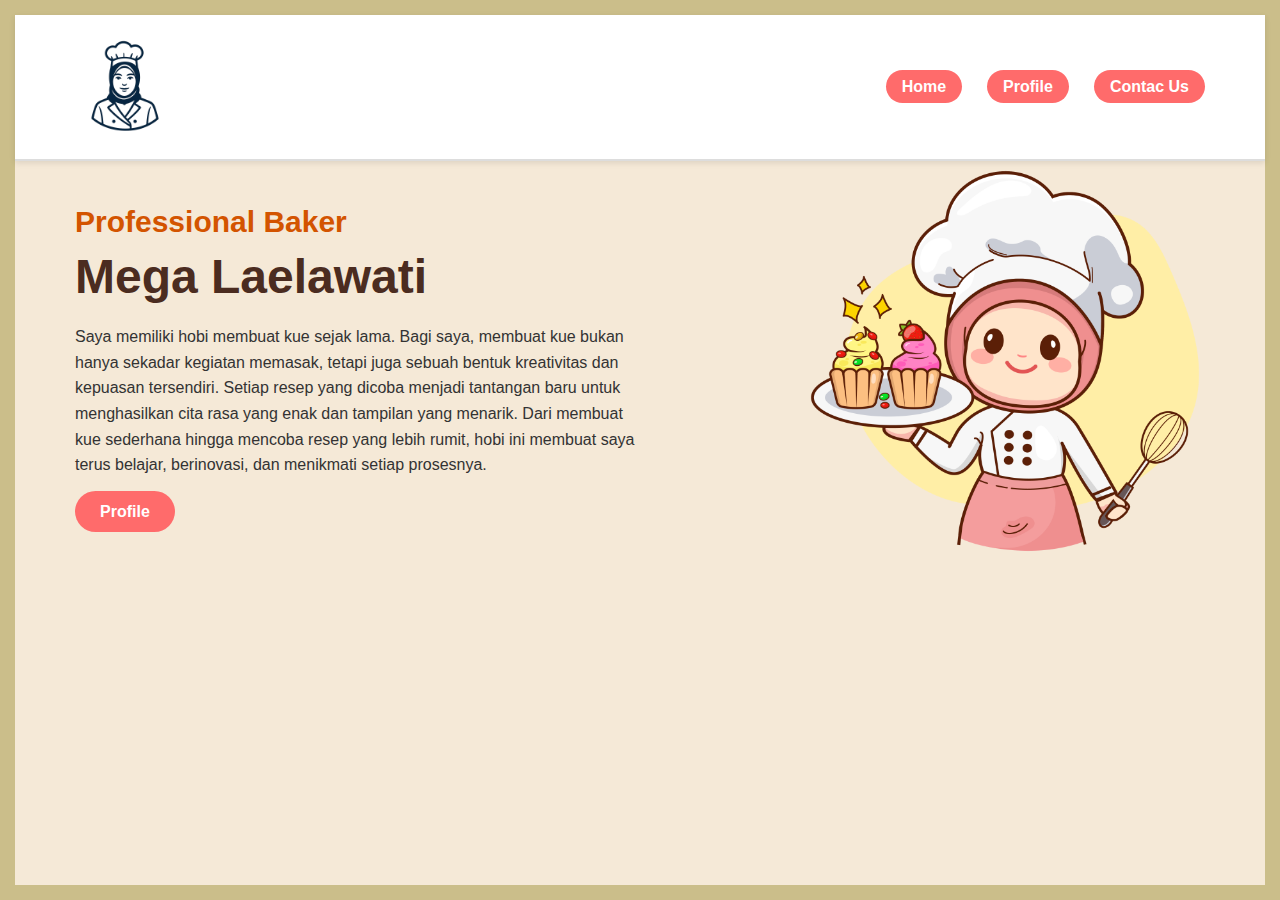
<file: index.html>
<!DOCTYPE html>
<html lang="en">

<head>
    <meta charset="UTF-8">
    <meta name="viewport" content="width=device-width, initial-scale=1.0">
    <title>Professional Chef</title>
    <link rel="stylesheet" href="style.css">
</head>

<body>
    <!-- Navbar -->
    <header>
        <div class="logo">
            <img src="Foto/logo.png" alt="logo">
        </div>
        <nav>
            <ul>
                <li><a class="button" href="index.html">Home</a></li>
                <li><a class="button" href="profile.html">Profile</a></li>
                <li><a class="button" href="contact.html">Contac Us</a></li>
            </ul>
        </nav>
    </header>

    <section class="hero">
        <div class="hero-text">
            <p class="subtitle">Professional Baker</p>
            <h1>Mega Laelawati</h1>
            <p class="desc">
                Saya memiliki hobi membuat kue sejak lama. Bagi saya, membuat kue bukan hanya sekadar kegiatan memasak,
                tetapi juga sebuah bentuk kreativitas dan kepuasan tersendiri. Setiap resep yang dicoba menjadi
                tantangan baru untuk menghasilkan cita rasa yang enak dan tampilan yang menarik. Dari membuat kue
                sederhana hingga mencoba resep yang lebih rumit, hobi ini membuat saya terus belajar, berinovasi, dan
                menikmati setiap prosesnya.
            </p>
            <a href="#" class="btn">Profile
            </a>
        </div>
        <div class="hero-image">
            <img src="Foto/karakter.png" alt="Chef Image">
        </div>
    </section>
</body>

</html>
</file>
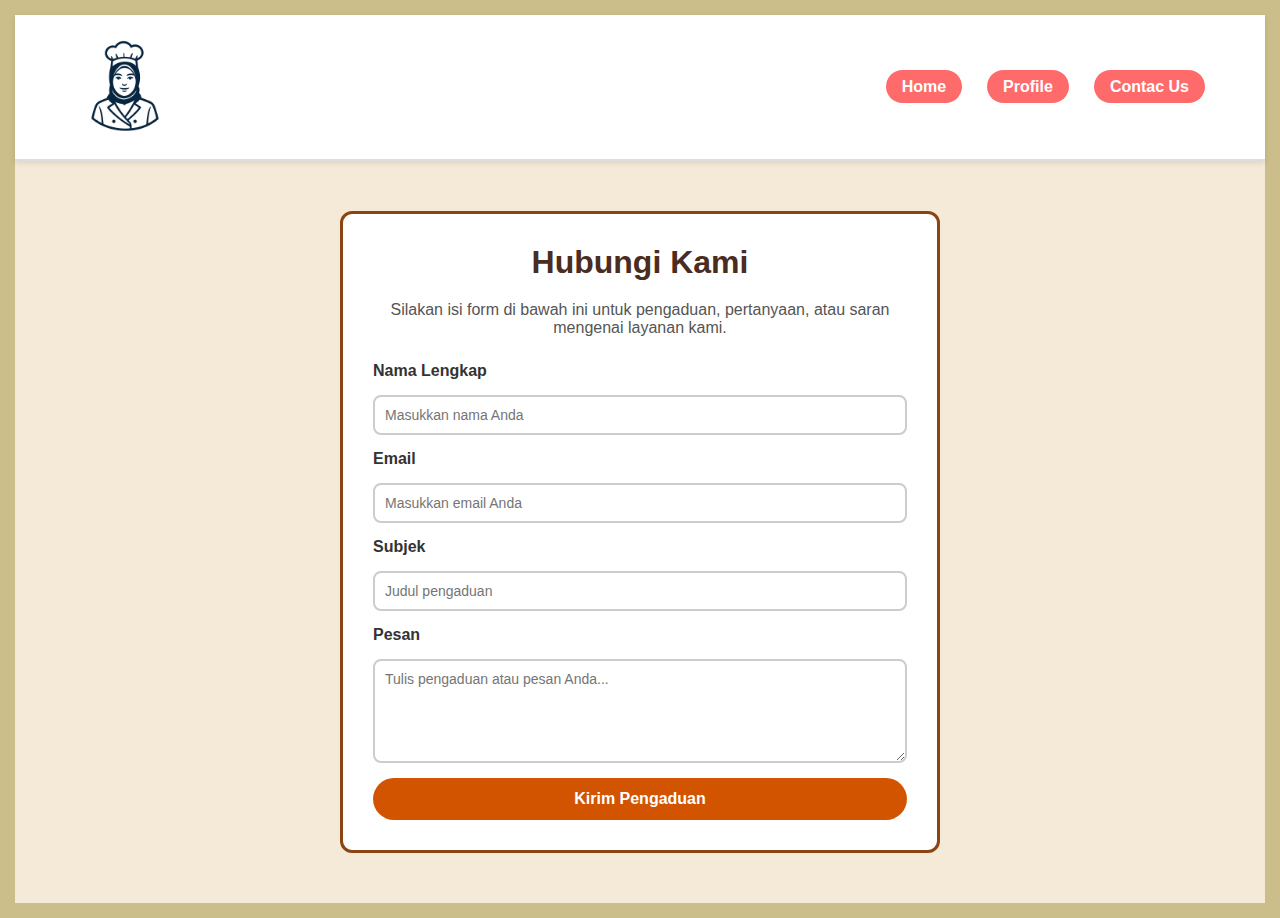
<file: contact.html>
<!DOCTYPE html>
<html lang="en">

<head>
    <meta charset="UTF-8">
    <meta name="viewport" content="width=device-width, initial-scale=1.0">
    <title>Contact Us - Chef Mega</title>
    <link rel="stylesheet" href="style.css">
</head>

<body>
    <!-- Navbar -->
    <header>
        <div class="logo">
            <img src="Foto/logo.png" alt="logo">
        </div>
        <nav>
            <ul>
                <li><a class="button" href="index.html">Home</a></li>
                <li><a class="button" href="profile.html">Profile</a></li>
                <li><a class="button" href="contact.html">Contac Us</a></li>
            </ul>
        </nav>
    </header>

    <!-- Contact Section -->
    <section class="contact">
        <h1>Hubungi Kami</h1>
        <p>Silakan isi form di bawah ini untuk pengaduan, pertanyaan, atau saran mengenai layanan kami.</p>

        <form action="#" method="post" class="contact-form">
            <label for="name">Nama Lengkap</label>
            <input type="text" id="name" name="name" placeholder="Masukkan nama Anda" required>

            <label for="email">Email</label>
            <input type="email" id="email" name="email" placeholder="Masukkan email Anda" required>

            <label for="subject">Subjek</label>
            <input type="text" id="subject" name="subject" placeholder="Judul pengaduan" required>

            <label for="message">Pesan</label>
            <textarea id="message" name="message" rows="5" placeholder="Tulis pengaduan atau pesan Anda..."
                required></textarea>

            <button type="submit" class="btn">Kirim Pengaduan</button>
        </form>
    </section>
</body>

</html>
</file>
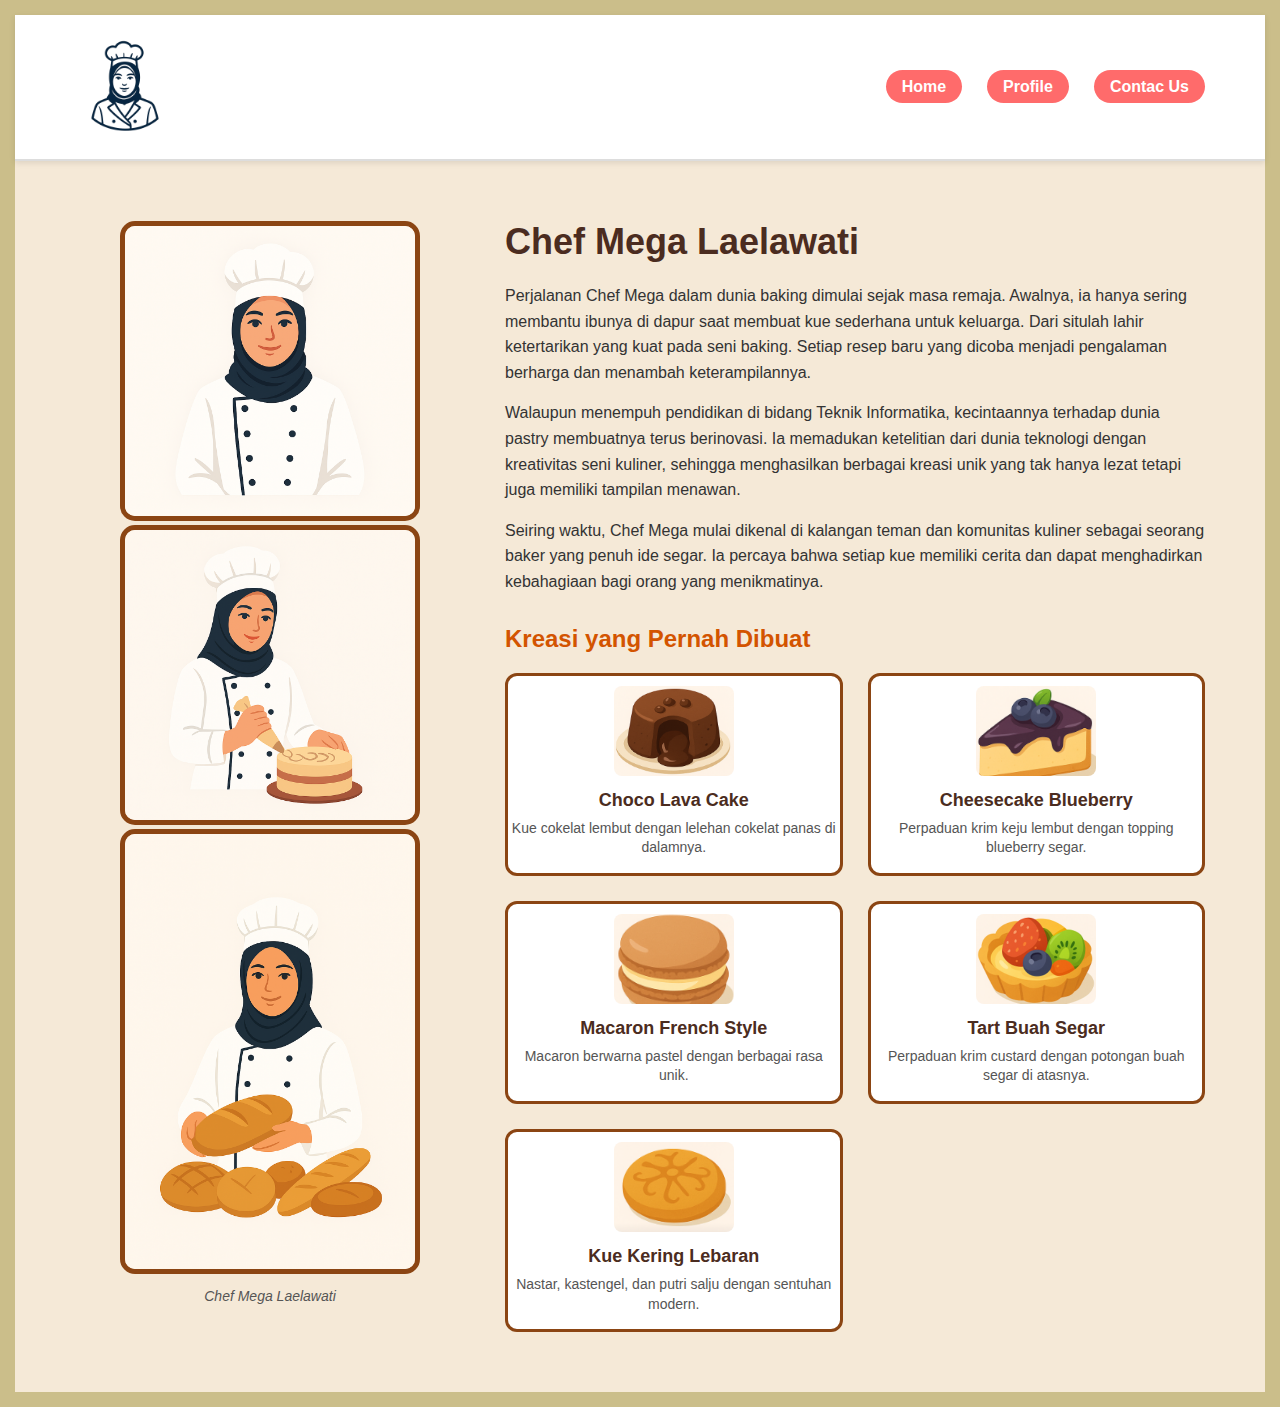
<file: profile.html>
<!DOCTYPE html>
<html lang="en">

<head>
    <meta charset="UTF-8">
    <meta name="viewport" content="width=device-width, initial-scale=1.0">
    <title>Profile - Chef Mega</title>
    <link rel="stylesheet" href="style.css">
</head>

<body>
    <!-- Navbar -->
    <header>
        <div class="logo">
            <img src="Foto/logo.png" alt="logo">
        </div>
        <nav>
            <ul>
                <li><a class="button" href="index.html">Home</a></li>
                <li><a class="button" href="profile.html">Profile</a></li>
                <li><a class="button" href="contact.html">Contac Us</a></li>
            </ul>
        </nav>
    </header>

    <!-- Profile Section -->
    <section class="profile">
        <div class="profile-image">
            <img src="Foto/foto.png" alt="Chef Mega">
            <img src="Foto/foto1.png" alt="Chef Mega">
            <img src="Foto/foto3.png" alt="Chef Mega">
            <p class="caption">Chef Mega Laelawati</p>
        </div>
        <div class="profile-text">
            <h1>Chef Mega Laelawati</h1>
            <p>
                Perjalanan Chef Mega dalam dunia baking dimulai sejak masa remaja. Awalnya, ia hanya sering membantu
                ibunya di dapur
                saat membuat kue sederhana untuk keluarga. Dari situlah lahir ketertarikan yang kuat pada seni baking.
                Setiap
                resep baru yang dicoba menjadi pengalaman berharga dan menambah keterampilannya.
            </p>
            <p>
                Walaupun menempuh pendidikan di bidang Teknik Informatika, kecintaannya terhadap dunia pastry membuatnya
                terus
                berinovasi. Ia memadukan ketelitian dari dunia teknologi dengan kreativitas seni kuliner, sehingga
                menghasilkan
                berbagai kreasi unik yang tak hanya lezat tetapi juga memiliki tampilan menawan.
            </p>
            <p>
                Seiring waktu, Chef Mega mulai dikenal di kalangan teman dan komunitas kuliner sebagai seorang baker
                yang
                penuh ide segar. Ia percaya bahwa setiap kue memiliki cerita dan dapat menghadirkan kebahagiaan bagi
                orang yang
                menikmatinya.
            </p>

            <h2>Kreasi yang Pernah Dibuat</h2>
            <div class="creations">
                <div class="creation-card">
                    <img src="Foto/lava.png" alt="Choco Lava Cake">
                    <h3>Choco Lava Cake</h3>
                    <p>Kue cokelat lembut dengan lelehan cokelat panas di dalamnya.</p>
                </div>

                <div class="creation-card">
                    <img src="Foto/cheese.png" alt="Cheesecake Blueberry">
                    <h3>Cheesecake Blueberry</h3>
                    <p>Perpaduan krim keju lembut dengan topping blueberry segar.</p>
                </div>

                <div class="creation-card">
                    <img src="Foto/macaron.png" alt="Macaron French Style">
                    <h3>Macaron French Style</h3>
                    <p>Macaron berwarna pastel dengan berbagai rasa unik.</p>
                </div>

                <div class="creation-card">
                    <img src="Foto/tart.png" alt="Tart Buah Segar">
                    <h3>Tart Buah Segar</h3>
                    <p>Perpaduan krim custard dengan potongan buah segar di atasnya.</p>
                </div>

                <div class="creation-card">
                    <img src="Foto/kue.png" alt="Kue Kering Lebaran">
                    <h3>Kue Kering Lebaran</h3>
                    <p>Nastar, kastengel, dan putri salju dengan sentuhan modern.</p>
                </div>
            </div>

        </div>
    </section>
</body>

</html>
</file>
<file: style.css>
* {
  margin: 0;
  padding: 0;
  box-sizing: border-box;
  font-family: 'Segoe UI', Tahoma, Geneva, Verdana, sans-serif;
}

body {
  background: #f5e9d7;
  color: #333;
  border: 15px solid #cbbe8a;
  min-height: 100vh;
}

header {
  display: flex;
  justify-content: space-between;
  align-items: center;
  padding: 20px 60px;
}

.logo img {
  width: 100px;
  height: auto;
}

nav ul {
  list-style: none;
  display: flex;
  gap: 25px;
}

nav ul li a {
  text-decoration: none;
  color: #333;
  font-weight: 500;
  transition: 0.3s;
}

nav ul li a:hover {
  color: #d35400;
}

.hero {
  display: flex;
  align-items: center;
  justify-content: space-between;
  padding-top: 0px;
  padding-left: 60px;
  padding-right: 60px;
  padding-bottom: 0px;
}

.hero-text {
  max-width: 50%;
}

.subtitle {
  color: #d35400;
  font-weight: 600;
  margin-bottom: 10px;
  font-size: 30px;
}

.hero-text h1 {
  font-size: 48px;
  color: #4b2c20;
  margin-bottom: 20px;
}

.desc {
  font-size: 16px;
  line-height: 1.6;
  margin-bottom: 25px;
}

.btn {
  background: #ff6b6b;
  color: #fff;
  padding: 12px 25px;
  text-decoration: none;
  border-radius: 25px;
  font-weight: 600;
  transition: 0.3s;
}

.btn:hover {
  background: #e55039;
}

.hero-image img {
  width: 400px;
}

nav ul li a.button {
  background: #ff6b6b;
  color: #fff;
  padding: 8px 16px;
  border-radius: 20px;
  text-decoration: none;
  font-weight: 600;
  transition: 0.3s;
}

nav ul li a.button:hover {
  background: #a84300;
}

/* Profile Page */
.profile {
  display: flex;
  gap: 40px;
  padding: 60px;
  align-items: flex-start;
  flex-wrap: wrap;
}

.profile-image {
  flex: 1;
  text-align: center;
}

.profile-image img {
  width: 300px;
  border-radius: 15px;
  border: 5px solid #8B4513;
}

.profile-image .caption {
  font-size: 14px;
  margin-top: 10px;
  color: #555;
  font-style: italic;
}

.profile-text {
  flex: 2;
  max-width: 700px;
}

.profile-text h1 {
  font-size: 36px;
  color: #4b2c20;
  margin-bottom: 20px;
}

.profile-text p {
  font-size: 16px;
  line-height: 1.6;
  margin-bottom: 15px;
}

.profile-text h2 {
  margin-top: 30px;
  margin-bottom: 15px;
  color: #d35400;
}

.biodata {
  list-style: disc;
  padding-left: 20px;
}

.biodata li {
  margin-bottom: 10px;
  font-size: 16px;
}

.creations {
  display: grid;
  grid-template-columns: repeat(auto-fit, minmax(220px, 1fr));
  gap: 25px;
  margin-top: 20px;
}

.creation-card {
  background: #fff;
  border: 3px solid #8B4513;
  border-radius: 12px;
  padding-top: 10px;
  text-align: center;
}

.creation-card img {
  width: 120px;
  height: 90px;
  object-fit: cover;
  border-radius: 8px;
  margin-bottom: 10px;
  object-position: 50% 20%;
}

.creation-card h3 {
  font-size: 18px;
  color: #4b2c20;
  margin-bottom: 8px;
}

.creation-card p {
  font-size: 14px;
  color: #555;
  line-height: 1.4;
}

/* Contact Page */
.contact {
  max-width: 600px;
  margin: 50px auto;
  padding: 30px;
  background: #fff;
  border: 3px solid #8B4513;
  border-radius: 12px;
}

.contact h1 {
  text-align: center;
  color: #4b2c20;
  margin-bottom: 20px;
}

.contact p {
  text-align: center;
  margin-bottom: 25px;
  color: #555;
}

.contact-form {
  display: flex;
  flex-direction: column;
  gap: 15px;
}

.contact-form label {
  font-weight: 600;
  color: #333;
}

.contact-form input,
.contact-form textarea {
  padding: 10px;
  border: 2px solid #ccc;
  border-radius: 8px;
  font-size: 14px;
  outline: none;
  transition: border 0.3s;
}

.contact-form input:focus,
.contact-form textarea:focus {
  border-color: #d35400;
}

.contact-form .btn {
  background: #d35400;
  color: #fff;
  padding: 12px;
  border: none;
  border-radius: 25px;
  font-size: 16px;
  font-weight: 600;
  cursor: pointer;
  transition: 0.3s;
}

.contact-form .btn:hover {
  background: #a84300;
}

header {
  display: flex;
  justify-content: space-between;
  align-items: center;
  padding: 20px 60px;
  background: #fff;        
  border-bottom: 2px solid #ddd; 
  box-shadow: 0 2px 6px rgba(0,0,0,0.1); 
}
</file>
